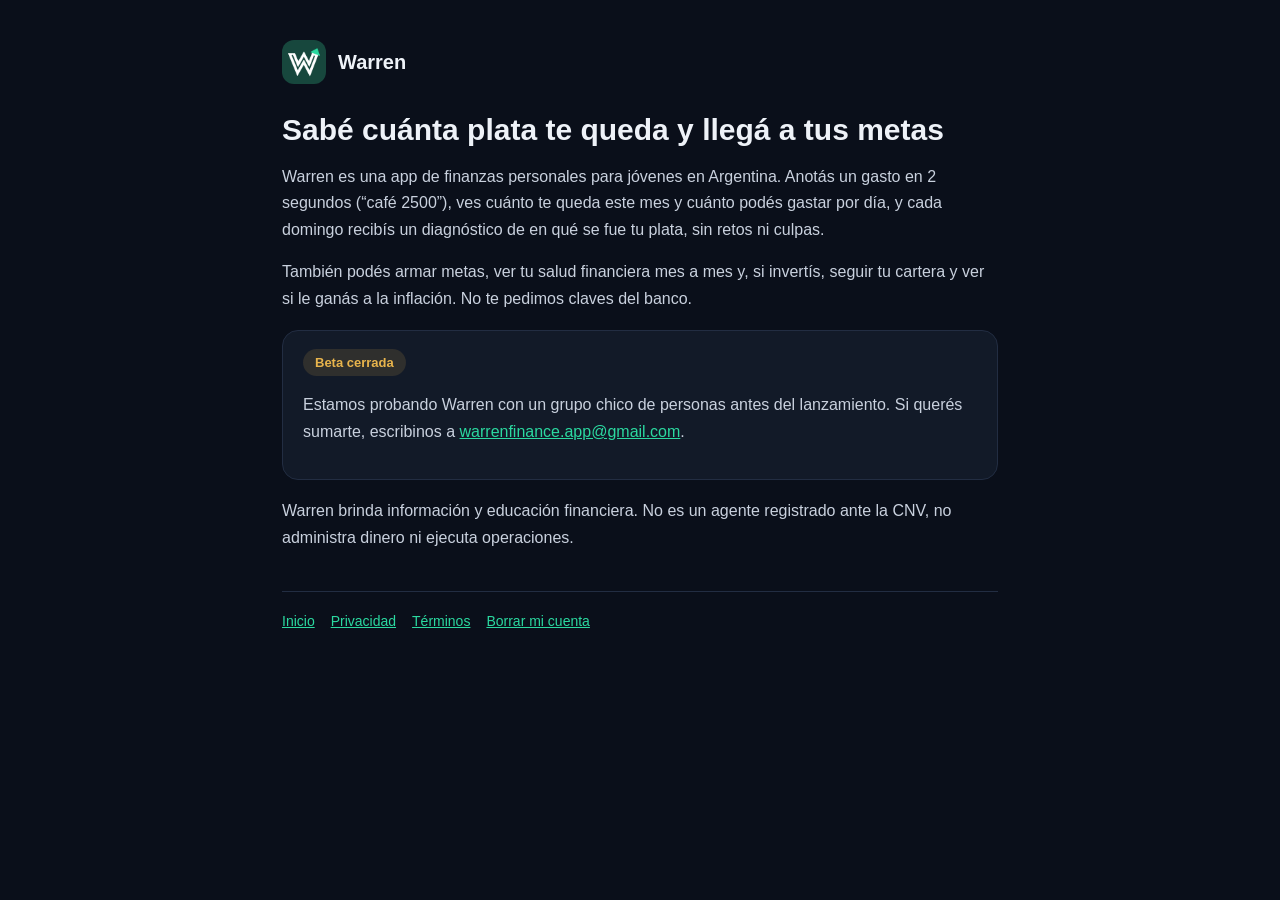
<file: index.html>
<!DOCTYPE html>
<html lang="es-AR"><head><meta name="google-site-verification" content="odUMY9MdeJ7FwQYr4SyqKtAZ8QGMjKXrNyPu9vU5fz0" /><meta charset="utf-8"><meta name="viewport" content="width=device-width,initial-scale=1">
<title>Warren · Sabé cuánta plata te queda</title><link rel="icon" href="icono.png"><link rel="stylesheet" href="estilo.css"></head>
<body><main><header><img src="icono.png" alt=""><a href="index.html">Warren</a></header>
<h1>Sabé cuánta plata te queda y llegá a tus metas</h1>
<p>Warren es una app de finanzas personales para jóvenes en Argentina. Anotás un gasto en 2 segundos (“café 2500”), ves cuánto te queda este mes y cuánto podés gastar por día, y cada domingo recibís un diagnóstico de en qué se fue tu plata, sin retos ni culpas.</p>
<p>También podés armar metas, ver tu salud financiera mes a mes y, si invertís, seguir tu cartera y ver si le ganás a la inflación. No te pedimos claves del banco.</p>
<div class="caja"><span class="chip">Beta cerrada</span><p>Estamos probando Warren con un grupo chico de personas antes del lanzamiento. Si querés sumarte, escribinos a <a href="mailto:warrenfinance.app@gmail.com">warrenfinance.app@gmail.com</a>.</p></div>
<p>Warren brinda información y educación financiera. No es un agente registrado ante la CNV, no administra dinero ni ejecuta operaciones.</p>
<nav><a href="index.html">Inicio</a><a href="privacidad.html">Privacidad</a><a href="terminos.html">Términos</a><a href="borrar-cuenta.html">Borrar mi cuenta</a></nav>
</main></body></html>
</file>
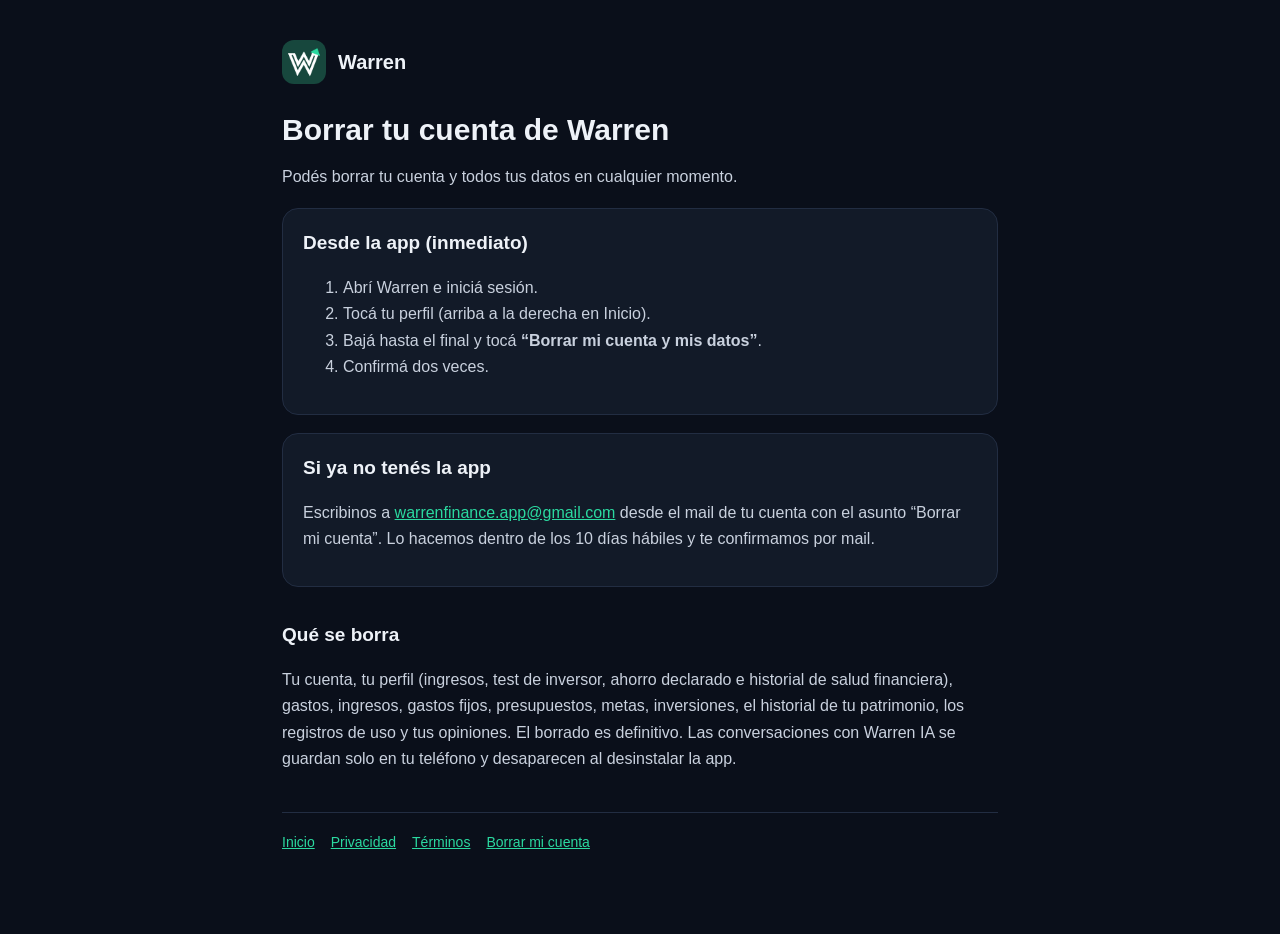
<file: borrar-cuenta.html>
<!DOCTYPE html>
<html lang="es-AR"><head><meta charset="utf-8"><meta name="viewport" content="width=device-width,initial-scale=1">
<title>Borrar mi cuenta · Warren</title><link rel="icon" href="icono.png"><link rel="stylesheet" href="estilo.css"></head>
<body><main><header><img src="icono.png" alt=""><a href="index.html">Warren</a></header>
<h1>Borrar tu cuenta de Warren</h1>
<p>Podés borrar tu cuenta y todos tus datos en cualquier momento.</p>
<div class="caja"><h2 style="margin-top:0">Desde la app (inmediato)</h2><ol><li>Abrí Warren e iniciá sesión.</li><li>Tocá tu perfil (arriba a la derecha en Inicio).</li><li>Bajá hasta el final y tocá <b>“Borrar mi cuenta y mis datos”</b>.</li><li>Confirmá dos veces.</li></ol></div>
<div class="caja"><h2 style="margin-top:0">Si ya no tenés la app</h2><p>Escribinos a <a href="mailto:warrenfinance.app@gmail.com?subject=Borrar%20mi%20cuenta">warrenfinance.app@gmail.com</a> desde el mail de tu cuenta con el asunto “Borrar mi cuenta”. Lo hacemos dentro de los 10 días hábiles y te confirmamos por mail.</p></div>
<h2>Qué se borra</h2><p>Tu cuenta, tu perfil (ingresos, test de inversor, ahorro declarado e historial de salud financiera), gastos, ingresos, gastos fijos, presupuestos, metas, inversiones, el historial de tu patrimonio, los registros de uso y tus opiniones. El borrado es definitivo. Las conversaciones con Warren IA se guardan solo en tu teléfono y desaparecen al desinstalar la app.</p>
<nav><a href="index.html">Inicio</a><a href="privacidad.html">Privacidad</a><a href="terminos.html">Términos</a><a href="borrar-cuenta.html">Borrar mi cuenta</a></nav>
</main></body></html>
</file>
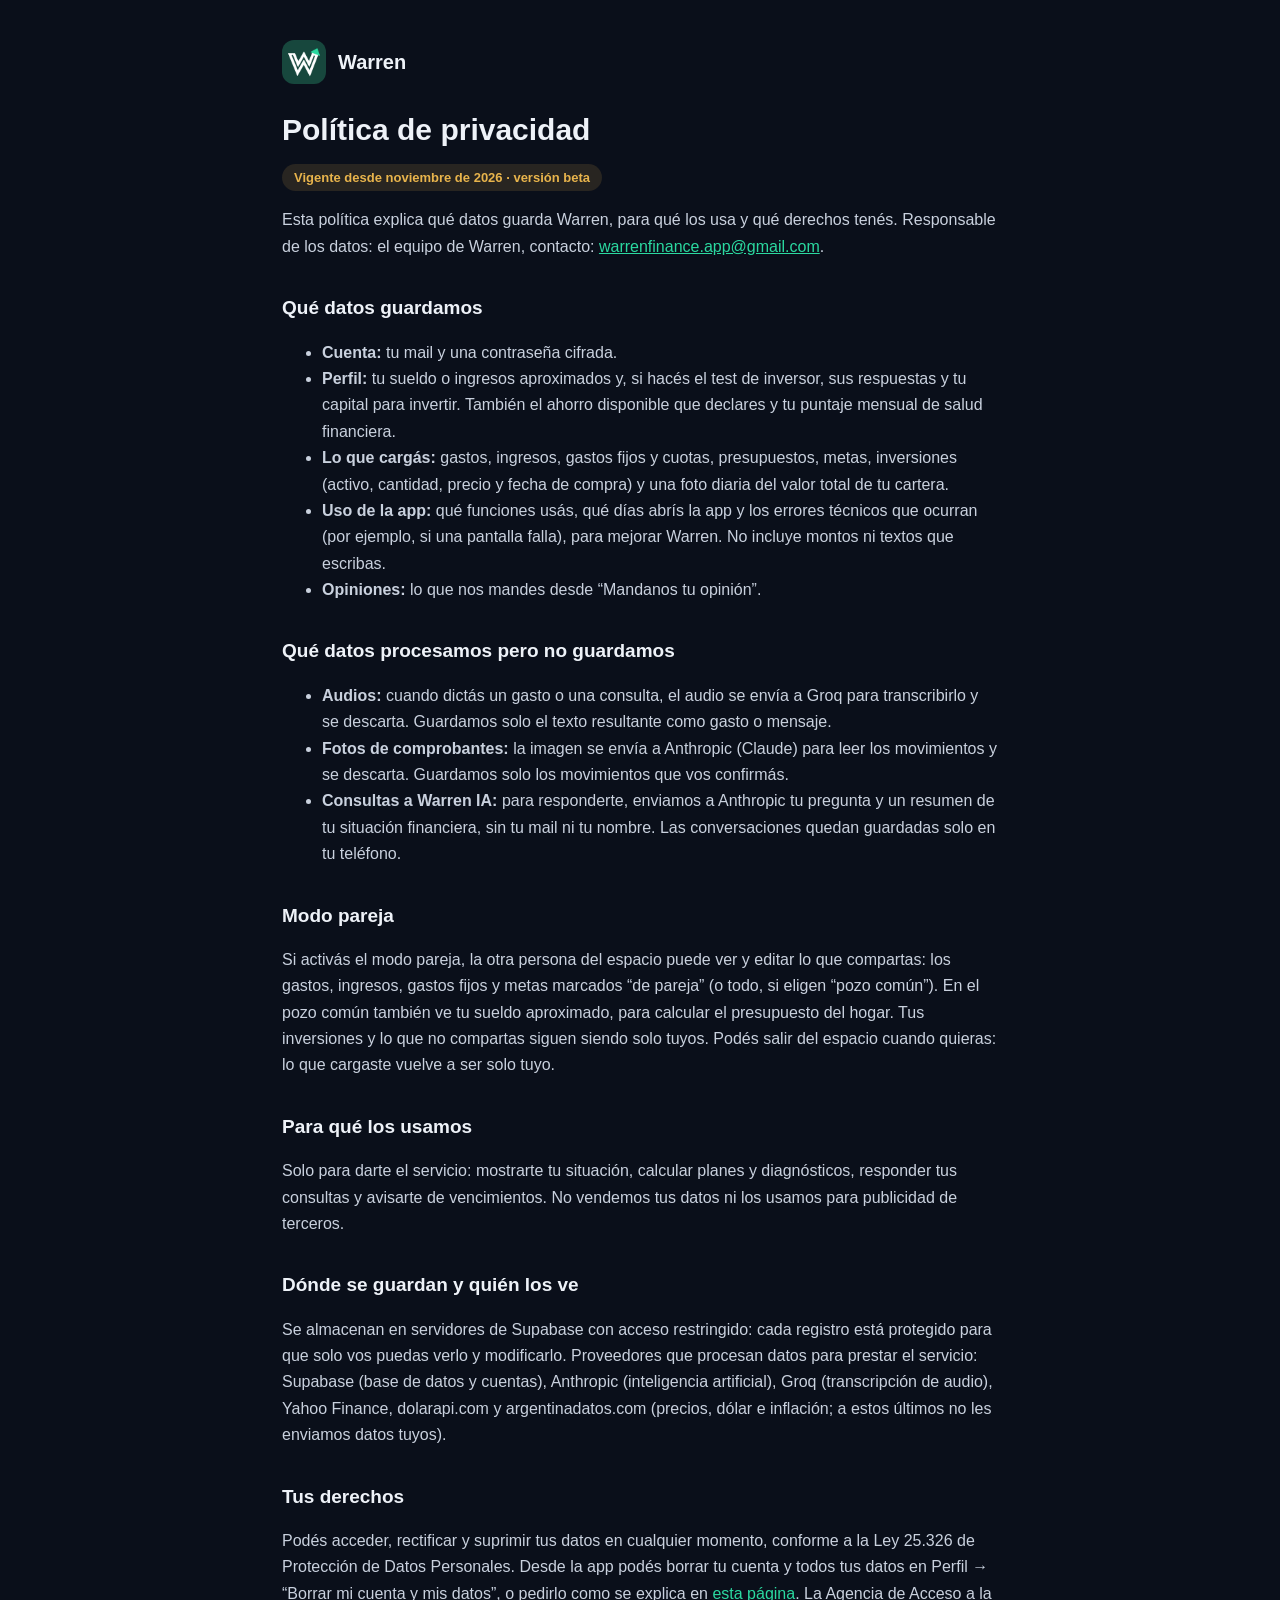
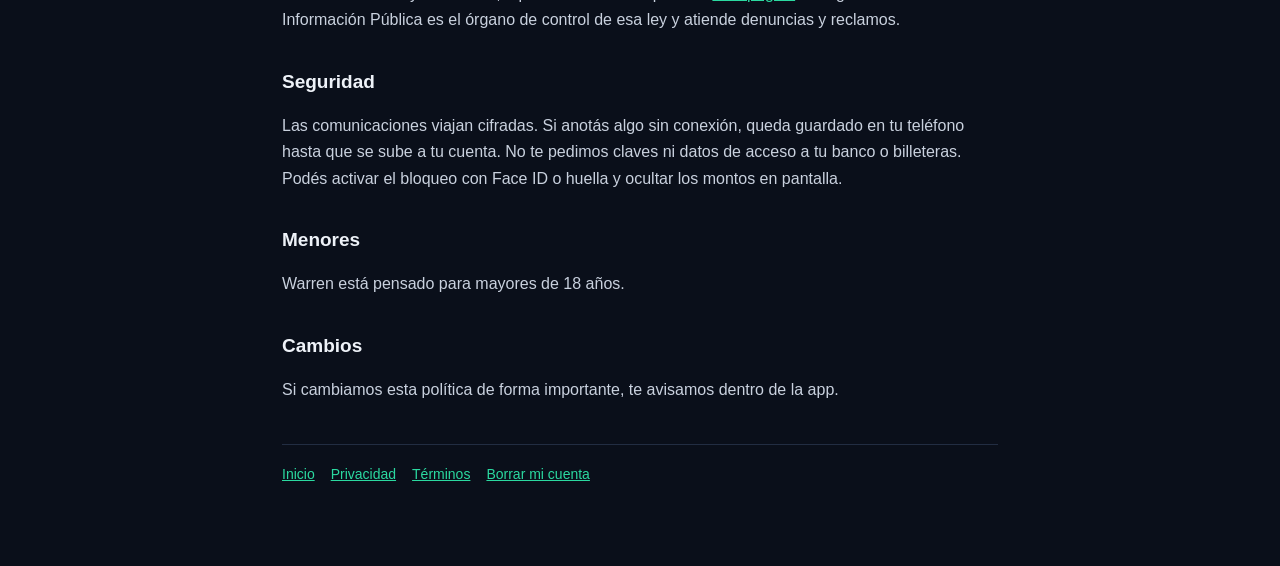
<file: privacidad.html>
<!DOCTYPE html>
<html lang="es-AR"><head><meta charset="utf-8"><meta name="viewport" content="width=device-width,initial-scale=1">
<title>Política de privacidad · Warren</title><link rel="icon" href="icono.png"><link rel="stylesheet" href="estilo.css"></head>
<body><main><header><img src="icono.png" alt=""><a href="index.html">Warren</a></header>
<h1>Política de privacidad</h1><p><span class="chip">Vigente desde noviembre de 2026 · versión beta</span></p>
<p>Esta política explica qué datos guarda Warren, para qué los usa y qué derechos tenés. Responsable de los datos: el equipo de Warren, contacto: <a href="mailto:warrenfinance.app@gmail.com">warrenfinance.app@gmail.com</a>.</p>
<h2>Qué datos guardamos</h2><ul>
<li><b>Cuenta:</b> tu mail y una contraseña cifrada.</li>
<li><b>Perfil:</b> tu sueldo o ingresos aproximados y, si hacés el test de inversor, sus respuestas y tu capital para invertir. También el ahorro disponible que declares y tu puntaje mensual de salud financiera.</li>
<li><b>Lo que cargás:</b> gastos, ingresos, gastos fijos y cuotas, presupuestos, metas, inversiones (activo, cantidad, precio y fecha de compra) y una foto diaria del valor total de tu cartera.</li>
<li><b>Uso de la app:</b> qué funciones usás, qué días abrís la app y los errores técnicos que ocurran (por ejemplo, si una pantalla falla), para mejorar Warren. No incluye montos ni textos que escribas.</li>
<li><b>Opiniones:</b> lo que nos mandes desde “Mandanos tu opinión”.</li></ul>
<h2>Qué datos procesamos pero no guardamos</h2><ul>
<li><b>Audios:</b> cuando dictás un gasto o una consulta, el audio se envía a Groq para transcribirlo y se descarta. Guardamos solo el texto resultante como gasto o mensaje.</li>
<li><b>Fotos de comprobantes:</b> la imagen se envía a Anthropic (Claude) para leer los movimientos y se descarta. Guardamos solo los movimientos que vos confirmás.</li>
<li><b>Consultas a Warren IA:</b> para responderte, enviamos a Anthropic tu pregunta y un resumen de tu situación financiera, sin tu mail ni tu nombre. Las conversaciones quedan guardadas solo en tu teléfono.</li></ul>
<h2>Modo pareja</h2><p>Si activás el modo pareja, la otra persona del espacio puede ver y editar lo que compartas: los gastos, ingresos, gastos fijos y metas marcados “de pareja” (o todo, si eligen “pozo común”). En el pozo común también ve tu sueldo aproximado, para calcular el presupuesto del hogar. Tus inversiones y lo que no compartas siguen siendo solo tuyos. Podés salir del espacio cuando quieras: lo que cargaste vuelve a ser solo tuyo.</p>
<h2>Para qué los usamos</h2><p>Solo para darte el servicio: mostrarte tu situación, calcular planes y diagnósticos, responder tus consultas y avisarte de vencimientos. No vendemos tus datos ni los usamos para publicidad de terceros.</p>
<h2>Dónde se guardan y quién los ve</h2><p>Se almacenan en servidores de Supabase con acceso restringido: cada registro está protegido para que solo vos puedas verlo y modificarlo. Proveedores que procesan datos para prestar el servicio: Supabase (base de datos y cuentas), Anthropic (inteligencia artificial), Groq (transcripción de audio), Yahoo Finance, dolarapi.com y argentinadatos.com (precios, dólar e inflación; a estos últimos no les enviamos datos tuyos).</p>
<h2>Tus derechos</h2><p>Podés acceder, rectificar y suprimir tus datos en cualquier momento, conforme a la Ley 25.326 de Protección de Datos Personales. Desde la app podés borrar tu cuenta y todos tus datos en Perfil → “Borrar mi cuenta y mis datos”, o pedirlo como se explica en <a href="borrar-cuenta.html">esta página</a>. La Agencia de Acceso a la Información Pública es el órgano de control de esa ley y atiende denuncias y reclamos.</p>
<h2>Seguridad</h2><p>Las comunicaciones viajan cifradas. Si anotás algo sin conexión, queda guardado en tu teléfono hasta que se sube a tu cuenta. No te pedimos claves ni datos de acceso a tu banco o billeteras. Podés activar el bloqueo con Face ID o huella y ocultar los montos en pantalla.</p>
<h2>Menores</h2><p>Warren está pensado para mayores de 18 años.</p>
<h2>Cambios</h2><p>Si cambiamos esta política de forma importante, te avisamos dentro de la app.</p>
<nav><a href="index.html">Inicio</a><a href="privacidad.html">Privacidad</a><a href="terminos.html">Términos</a><a href="borrar-cuenta.html">Borrar mi cuenta</a></nav>
</main></body></html>
</file>
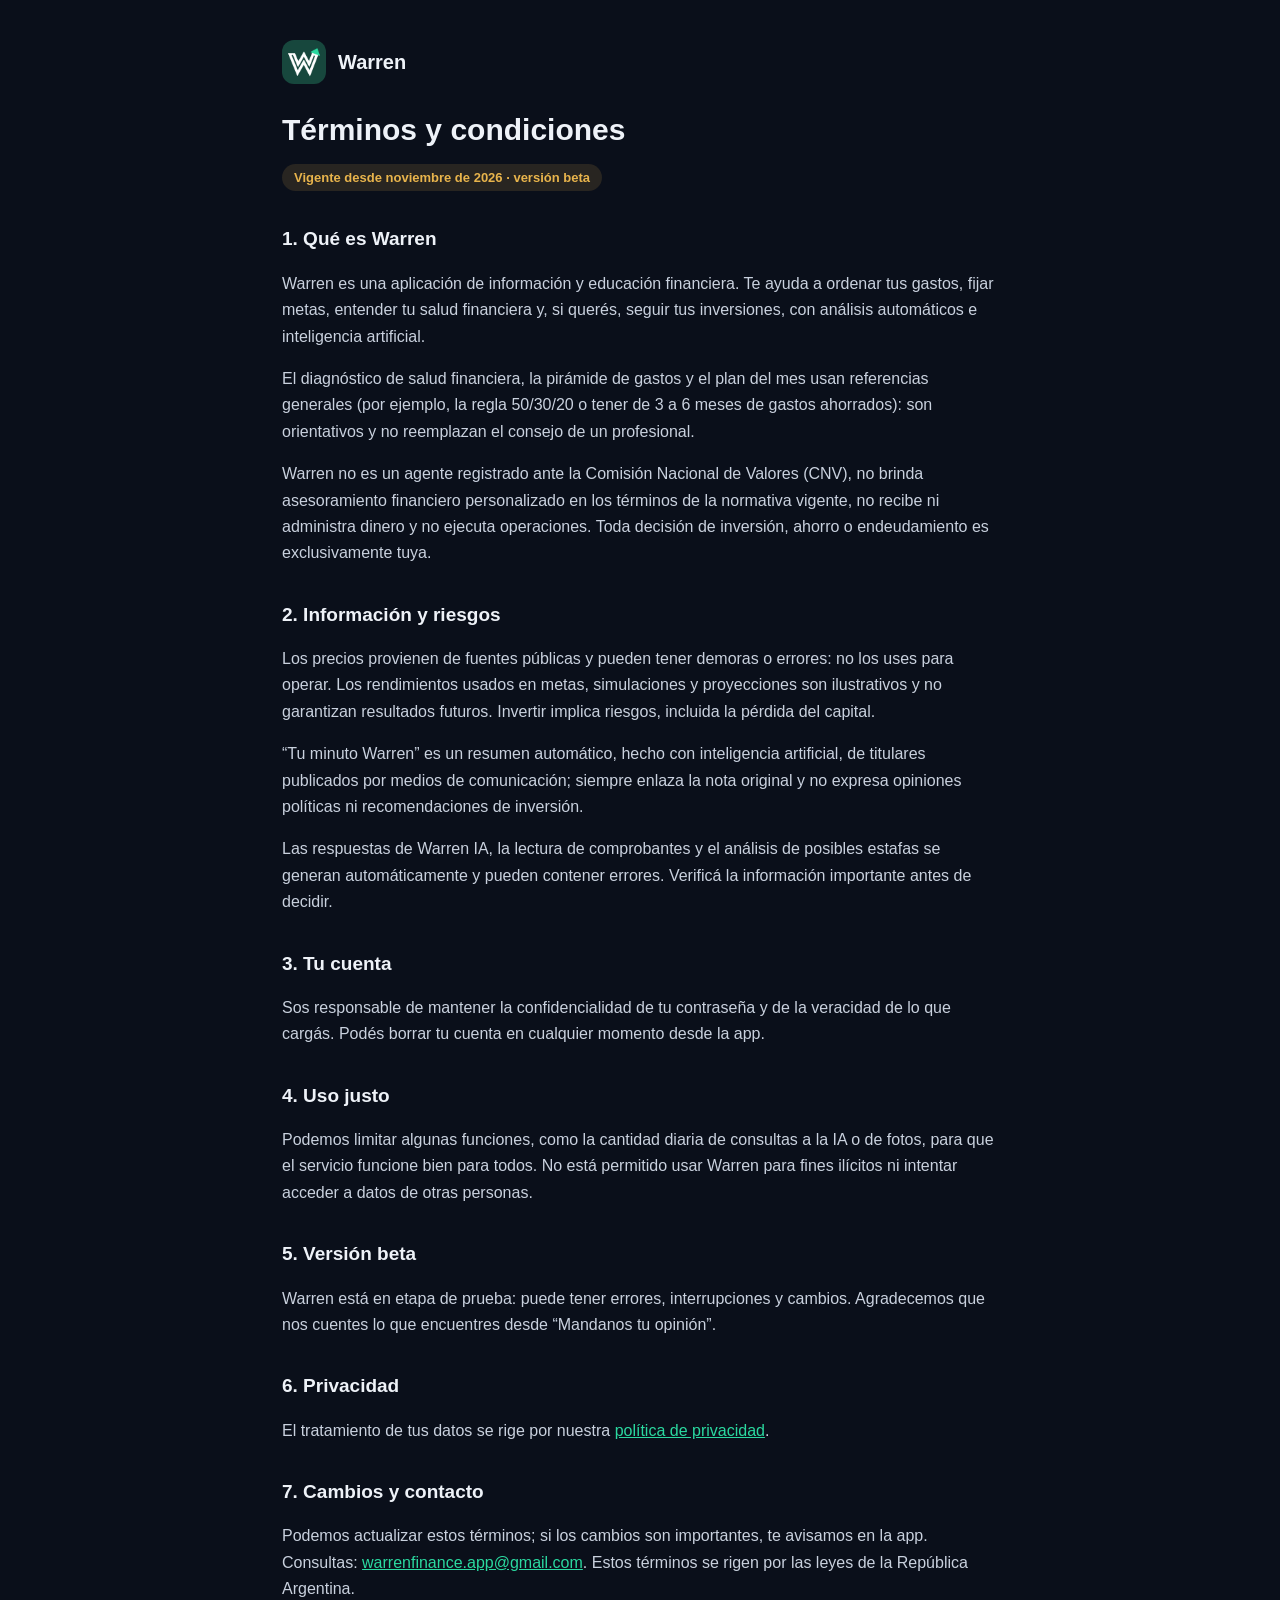
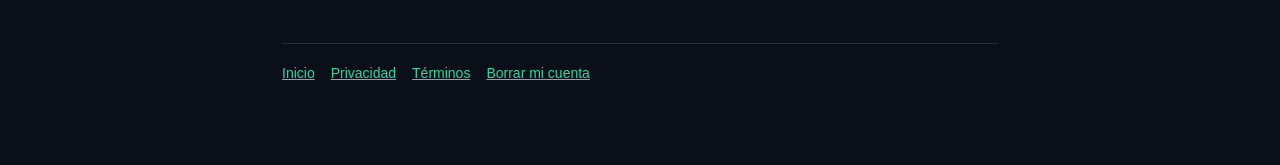
<file: terminos.html>
<!DOCTYPE html>
<html lang="es-AR"><head><meta charset="utf-8"><meta name="viewport" content="width=device-width,initial-scale=1">
<title>Términos y condiciones · Warren</title><link rel="icon" href="icono.png"><link rel="stylesheet" href="estilo.css"></head>
<body><main><header><img src="icono.png" alt=""><a href="index.html">Warren</a></header>
<h1>Términos y condiciones</h1><p><span class="chip">Vigente desde noviembre de 2026 · versión beta</span></p>
<h2>1. Qué es Warren</h2><p>Warren es una aplicación de información y educación financiera. Te ayuda a ordenar tus gastos, fijar metas, entender tu salud financiera y, si querés, seguir tus inversiones, con análisis automáticos e inteligencia artificial.</p><p>El diagnóstico de salud financiera, la pirámide de gastos y el plan del mes usan referencias generales (por ejemplo, la regla 50/30/20 o tener de 3 a 6 meses de gastos ahorrados): son orientativos y no reemplazan el consejo de un profesional.</p>
<p>Warren no es un agente registrado ante la Comisión Nacional de Valores (CNV), no brinda asesoramiento financiero personalizado en los términos de la normativa vigente, no recibe ni administra dinero y no ejecuta operaciones. Toda decisión de inversión, ahorro o endeudamiento es exclusivamente tuya.</p>
<h2>2. Información y riesgos</h2><p>Los precios provienen de fuentes públicas y pueden tener demoras o errores: no los uses para operar. Los rendimientos usados en metas, simulaciones y proyecciones son ilustrativos y no garantizan resultados futuros. Invertir implica riesgos, incluida la pérdida del capital.</p>
<p>“Tu minuto Warren” es un resumen automático, hecho con inteligencia artificial, de titulares publicados por medios de comunicación; siempre enlaza la nota original y no expresa opiniones políticas ni recomendaciones de inversión.</p>
<p>Las respuestas de Warren IA, la lectura de comprobantes y el análisis de posibles estafas se generan automáticamente y pueden contener errores. Verificá la información importante antes de decidir.</p>
<h2>3. Tu cuenta</h2><p>Sos responsable de mantener la confidencialidad de tu contraseña y de la veracidad de lo que cargás. Podés borrar tu cuenta en cualquier momento desde la app.</p>
<h2>4. Uso justo</h2><p>Podemos limitar algunas funciones, como la cantidad diaria de consultas a la IA o de fotos, para que el servicio funcione bien para todos. No está permitido usar Warren para fines ilícitos ni intentar acceder a datos de otras personas.</p>
<h2>5. Versión beta</h2><p>Warren está en etapa de prueba: puede tener errores, interrupciones y cambios. Agradecemos que nos cuentes lo que encuentres desde “Mandanos tu opinión”.</p>
<h2>6. Privacidad</h2><p>El tratamiento de tus datos se rige por nuestra <a href="privacidad.html">política de privacidad</a>.</p>
<h2>7. Cambios y contacto</h2><p>Podemos actualizar estos términos; si los cambios son importantes, te avisamos en la app. Consultas: <a href="mailto:warrenfinance.app@gmail.com">warrenfinance.app@gmail.com</a>. Estos términos se rigen por las leyes de la República Argentina.</p>
<nav><a href="index.html">Inicio</a><a href="privacidad.html">Privacidad</a><a href="terminos.html">Términos</a><a href="borrar-cuenta.html">Borrar mi cuenta</a></nav>
</main></body></html>
</file>
<file: estilo.css>
:root{--fondo:#0A0F1A;--sup:#121A28;--borde:#222D42;--texto:#EEF2F8;--gris:#97A1B4;--menta:#2BD9A0;--oro:#E8B44C}
*{box-sizing:border-box}body{margin:0;background:var(--fondo);color:var(--texto);font:16px/1.65 -apple-system,BlinkMacSystemFont,"Segoe UI",Roboto,sans-serif}
main{max-width:760px;margin:0 auto;padding:40px 22px 80px}
header{display:flex;align-items:center;gap:12px;margin-bottom:28px}header img{width:44px;height:44px;border-radius:12px}
header a{color:var(--texto);text-decoration:none;font-weight:800;font-size:20px}
h1{font-size:30px;line-height:1.2;margin:0 0 6px}h2{font-size:19px;margin:32px 0 8px}p,li{color:#C9D1DE}
a{color:var(--menta)}.chip{display:inline-block;background:#E8B44C22;color:var(--oro);border-radius:20px;padding:3px 12px;font-size:13px;font-weight:700}
.caja{background:var(--sup);border:1px solid var(--borde);border-radius:16px;padding:18px 20px;margin:18px 0}
nav{margin-top:40px;padding-top:18px;border-top:1px solid var(--borde);font-size:14px;color:var(--gris)}nav a{margin-right:16px}
</file>
